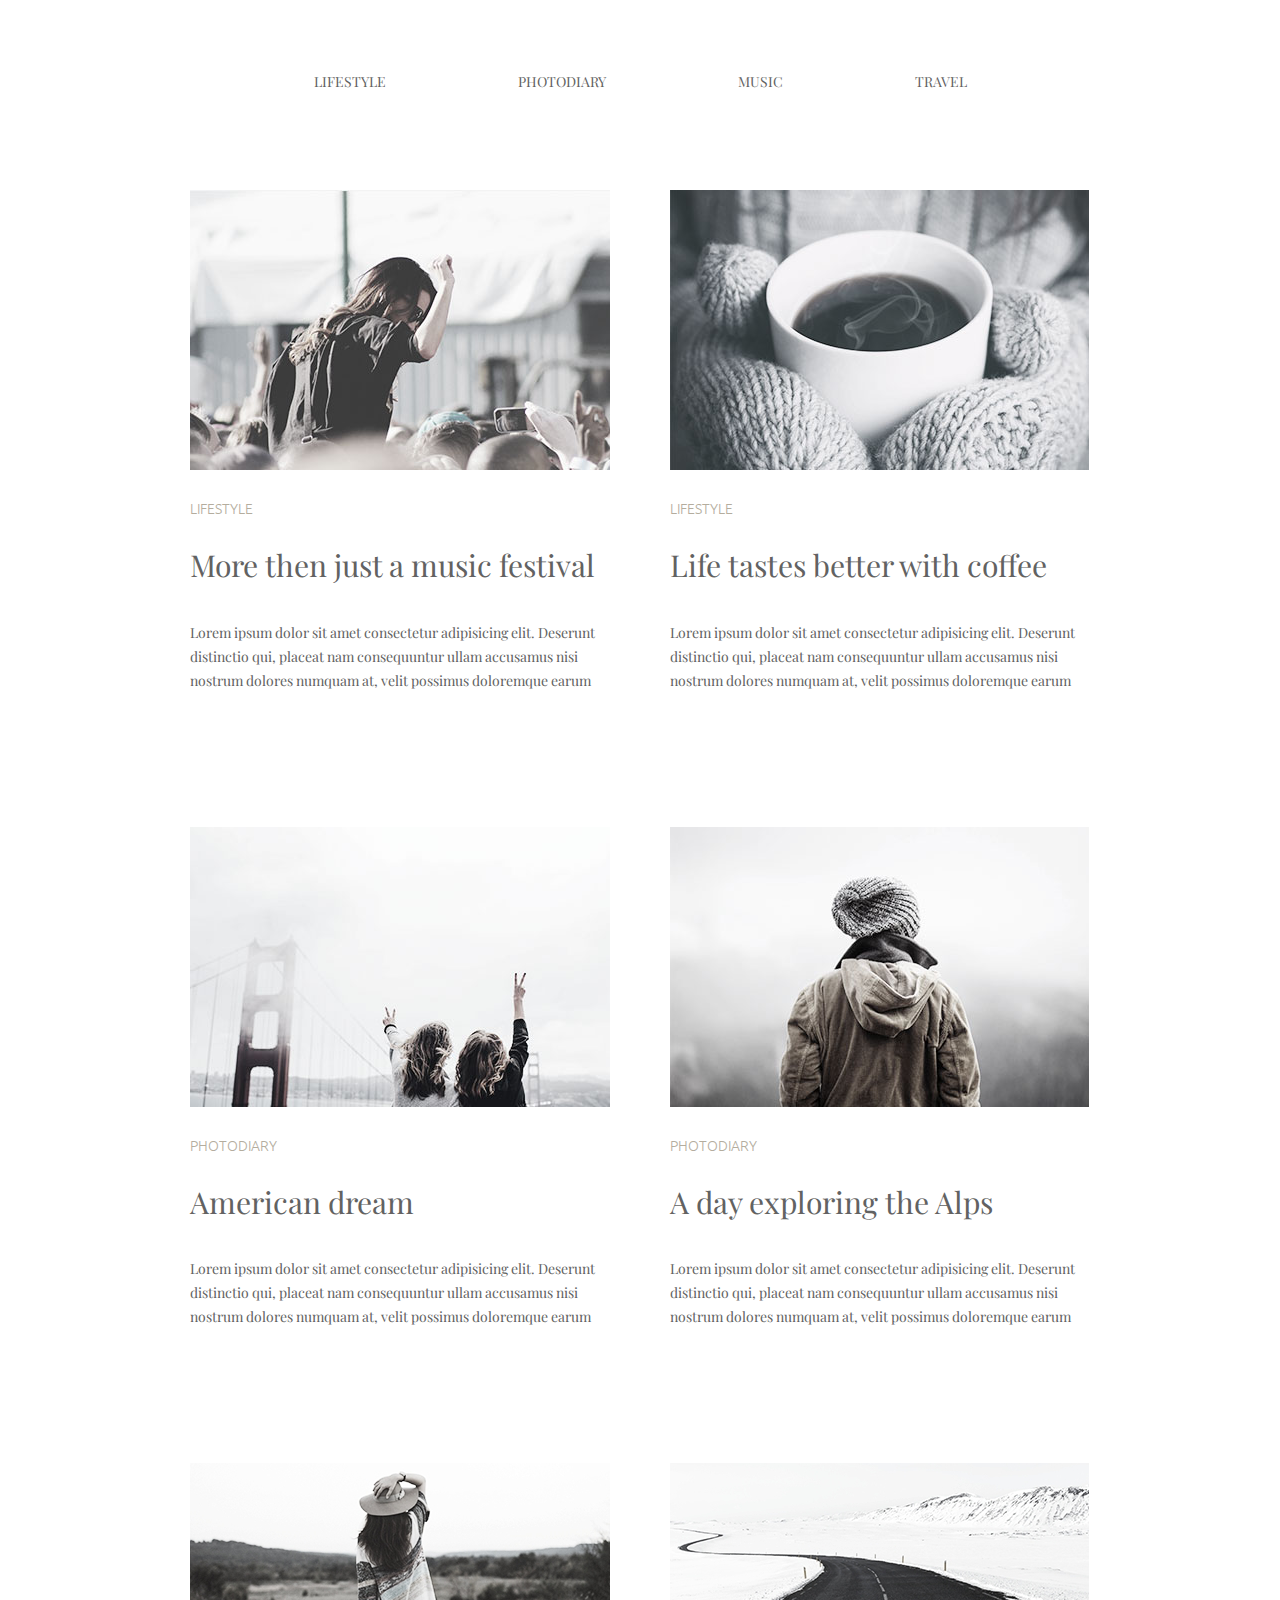
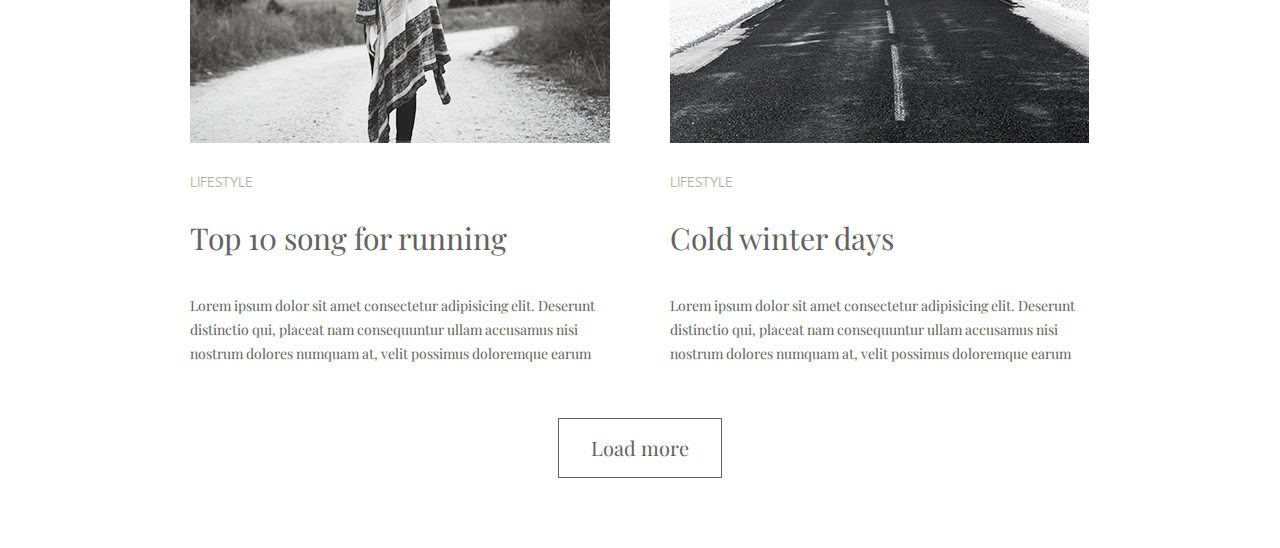
<file: index.html>
<!DOCTYPE html>
<html lang="en">
  <head>
    <meta charset="UTF-8" />
    <meta name="viewport" content="width=device-width, initial-scale=1.0" />
    <title>Homework-03</title>
    <link rel="stylesheet" href="css/normalize.css" />
    <link rel="stylesheet" href="css/styles.css" />
    <link
      rel="stylesheet"
      href="https://fonts.googleapis.com/css2?family=Playfair+Display&display=swap"
    />
    <link
      rel="stylesheet"
      href="https://fonts.googleapis.com/css2?family=Ubuntu:wght@300&display=swap"
    />
  </head>
  <body>
    <div class="container">
      <header>
        <nav class="container nav">
          <ul class="nav-list">
            <li><a href="#">lifestyle</a></li>
            <li><a href="#">photodiary</a></li>
            <li><a href="#">music</a></li>
            <li><a href="#">travel</a></li>
          </ul>
        </nav>
      </header>
      <main>
        <div class="box">
          <section class="section topic">
            <img
              src="img/img1.jpg"
              alt="girl on party"
              width="420"
              height="280"
            />
            <p class="ubuntu">lifestyle</p>
            <h2 class="name">More then just a music festival</h2>
            <p class="text">
              Lorem ipsum dolor sit amet consectetur adipisicing elit. Deserunt
              distinctio qui, placeat nam consequuntur ullam accusamus nisi
              nostrum dolores numquam at, velit possimus doloremque earum
            </p>
          </section>
          <section class="section topic">
            <img
              src="img/img2.jpg"
              alt="hot mug in mittens"
              width="419"
              height="280"
            />
            <p class="ubuntu">lifestyle</p>
            <h2 class="name">Life tastes better with coffee</h2>
            <p class="text">
              Lorem ipsum dolor sit amet consectetur adipisicing elit. Deserunt
              distinctio qui, placeat nam consequuntur ullam accusamus nisi
              nostrum dolores numquam at, velit possimus doloremque earum
            </p>
          </section>
          <section class="section topic">
            <img
              src="img/img3.jpg"
              alt="two girls and a bridge"
              width="420"
              height="280"
            />
            <p class="ubuntu">photodiary</p>
            <h2 class="name">American dream</h2>
            <p class="text">
              Lorem ipsum dolor sit amet consectetur adipisicing elit. Deserunt
              distinctio qui, placeat nam consequuntur ullam accusamus nisi
              nostrum dolores numquam at, velit possimus doloremque earum
            </p>
          </section>
          <section class="section topic">
            <img
              src="img/img4.jpg"
              alt="guy backs on the background"
              width="419"
              height="280"
            />
            <p class="ubuntu">photodiary</p>
            <h2 class="name">A day exploring the Alps</h2>
            <p class="text">
              Lorem ipsum dolor sit amet consectetur adipisicing elit. Deserunt
              distinctio qui, placeat nam consequuntur ullam accusamus nisi
              nostrum dolores numquam at, velit possimus doloremque earum
            </p>
          </section>
          <section class="section topic">
            <img
              src="img/img5.jpg"
              alt="hot mug in mittens"
              width="420"
              height="280"
            />
            <p class="ubuntu">lifestyle</p>
            <h2 class="name">Top 10 song for running</h2>
            <p class="text">
              Lorem ipsum dolor sit amet consectetur adipisicing elit. Deserunt
              distinctio qui, placeat nam consequuntur ullam accusamus nisi
              nostrum dolores numquam at, velit possimus doloremque earum
            </p>
          </section>
          <section class="section topic">
            <img
              src="img/img6.jpg"
              alt="hot mug in mittens"
              width="419"
              height="280"
            />
            <p class="ubuntu">lifestyle</p>
            <h2 class="name">Cold winter days</h2>
            <p class="text">
              Lorem ipsum dolor sit amet consectetur adipisicing elit. Deserunt
              distinctio qui, placeat nam consequuntur ullam accusamus nisi
              nostrum dolores numquam at, velit possimus doloremque earum
            </p>
          </section>
        </div>
        <button class="button" type="button">Load more</button>
      </main>
    </div>
  </body>
</html>
</file>
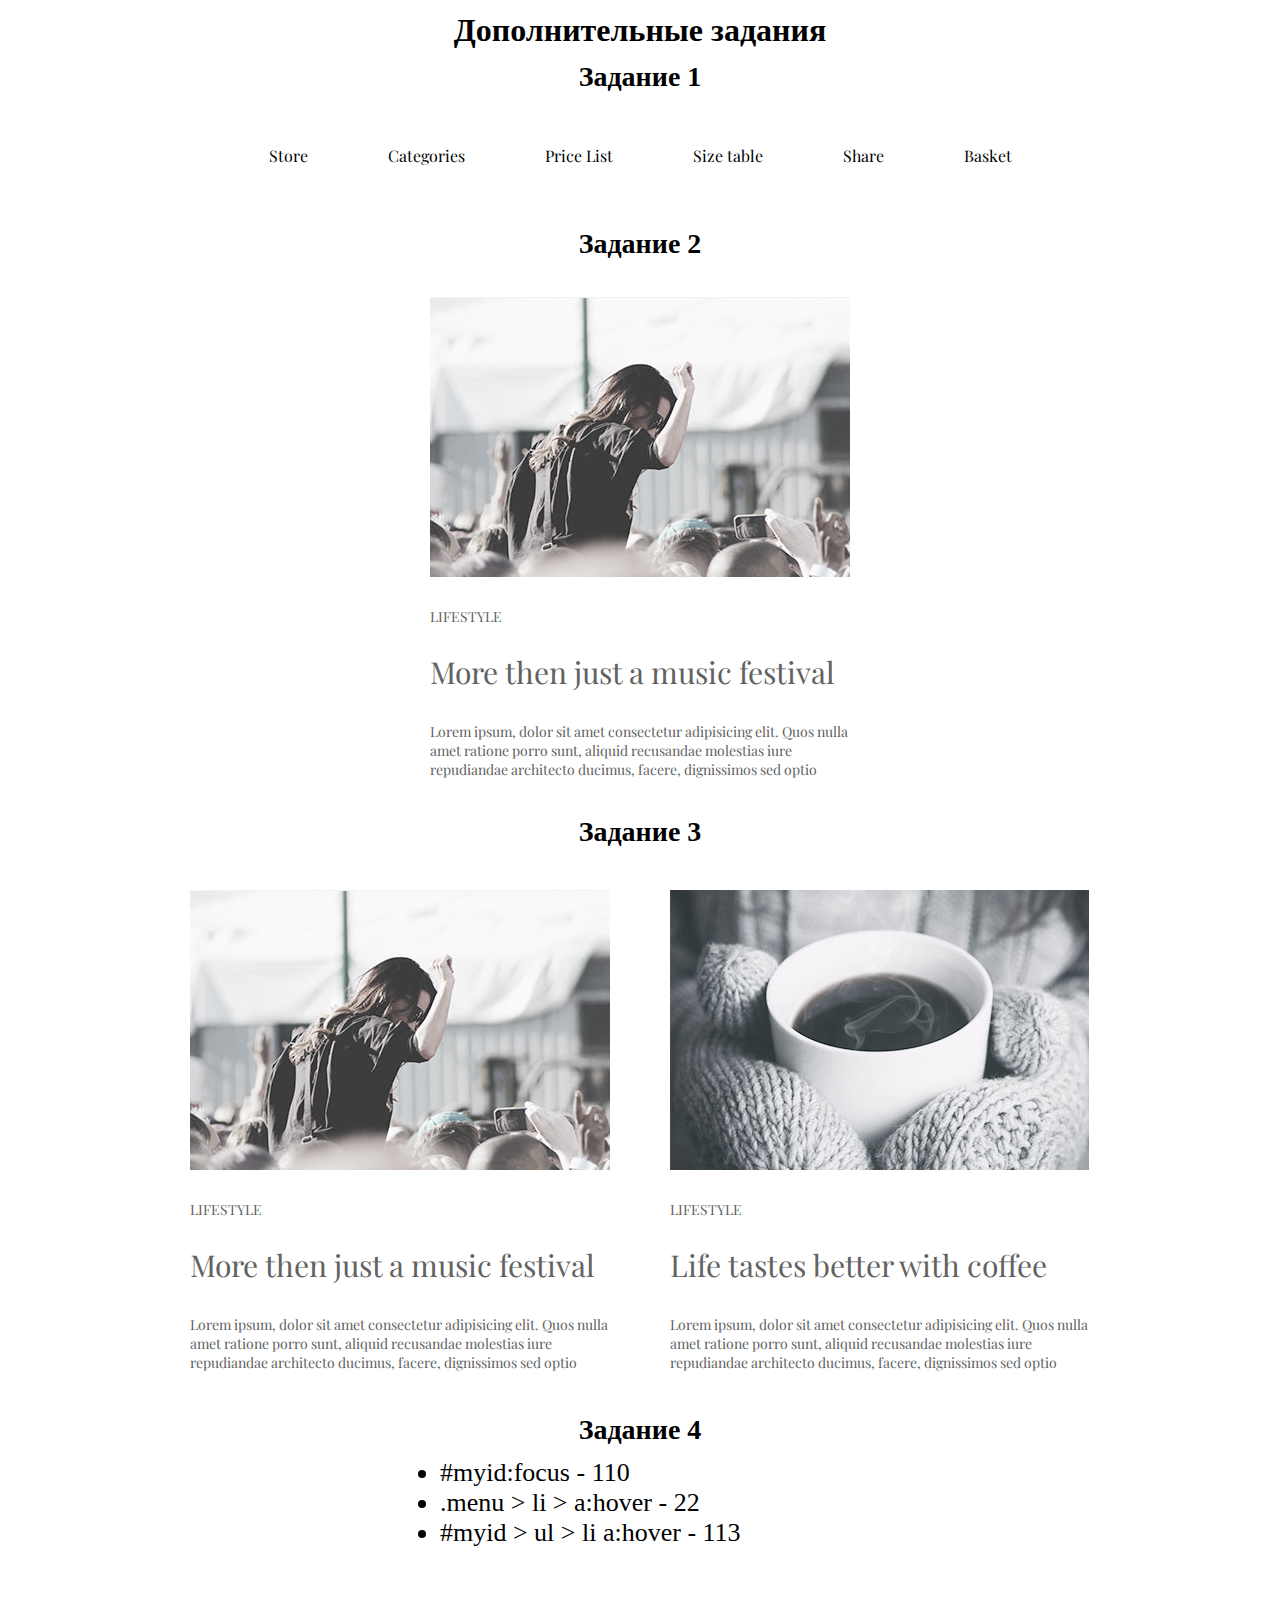
<file: addtasks/index.html>
<!DOCTYPE html>
<html lang="en">
  <head>
    <meta charset="UTF-8" />
    <meta name="viewport" content="width=device-width, initial-scale=1.0" />
    <link
      href="https://fonts.googleapis.com/css2?family=Playfair+Display&display=swap"
      rel="stylesheet"
    />
    <link rel="stylesheet" href="css/style.css" />
    <title>Additional tasks</title>
  </head>
  <body>
    <div class="tasklist">
      <h1>Дополнительные задания</h1>
      <h2 class="tasks">Задание 1</h2>
    </div>
    <nav class="nav">
      <ul class="nav list">
        <li>Store</li>
        <li>Categories</li>
        <li>Price List</li>
        <li>Size table</li>
        <li>Share</li>
        <li>Basket</li>
      </ul>
    </nav>
    <div class="tasklist">
      <h2 class="tasks">Задание 2</h2>
    </div>
    <div class="box">
      <section class="box section">
        <img
          class="picture"
          src="img/img1.jpg"
          alt="girl on party"
          width="420"
          height="280"
        />
        <p class="signature">lifestyle</p>
        <h2 class="name-section">More then just a music festival</h2>
        <p class="text-section">
          Lorem ipsum, dolor sit amet consectetur adipisicing elit. Quos nulla
          amet ratione porro sunt, aliquid recusandae molestias iure repudiandae
          architecto ducimus, facere, dignissimos sed optio
        </p>
      </section>
    </div>
    <div class="tasklist">
      <h2 class="tasks">Задание 3</h2>
    </div>
    <div class="conteiner">
      <section class="conteiner sections">
        <article class="conteiner sections article">
          <img
            class="pictures"
            src="img/img1.jpg"
            alt="girl on party"
            width="420"
            height="280"
          />
          <p class="signatures">lifestyle</p>
          <h2 class="name-article">More then just a music festival</h2>
          <p class="text-article">
            Lorem ipsum, dolor sit amet consectetur adipisicing elit. Quos nulla
            amet ratione porro sunt, aliquid recusandae molestias iure
            repudiandae architecto ducimus, facere, dignissimos sed optio
          </p>
        </article>
        <article class="conteiner section article">
          <img
            class="pictures"
            src="img/img2.jpg"
            alt="hot cap"
            width="419"
            height="280"
          />
          <p class="signatures">lifestyle</p>
          <h2 class="name-article">Life tastes better with coffee</h2>
          <p class="text-article">
            Lorem ipsum, dolor sit amet consectetur adipisicing elit. Quos nulla
            amet ratione porro sunt, aliquid recusandae molestias iure
            repudiandae architecto ducimus, facere, dignissimos sed optio
          </p>
        </article>
      </section>
    </div>
    <div class="tasklist">
      <h2 class="tasks">Задание 4</h2>
    </div>
    <div class="minibox">
      <ul class="list-select">
        <li>#myid:focus - 110</li>
        <li>.menu &gt; li &gt; a:hover - 22</li>
        <li>#myid &gt; ul &gt; li a:hover - 113</li>
      </ul>
    </div>
  </body>
</html>
</file>
<file: css/styles.css>
html {
  box-sizing: border-box;
}

*,
*::before,
*::after {
  box-sizing: inherit;
}

.container {
  width: 901px;
  font-family: "Playfair Display", serif;
  color: #626262;
  font-weight: 400;
  margin: 0 auto;
  font-size: 0;
}

img {
  display: block;
  max-width: 100%;
  height: auto;
}

/* HEADER */

.nav {
  padding-top: 70px;
  padding-bottom: 96px;
}

.nav-list {
  margin: 0;
  padding: 0;
  list-style-type: none;
  text-align: center;
}

.nav-list li {
  margin-right: 132px;
  display: inline-block;
}

.nav-list a {
  font-size: 14px;
  line-height: 24px;
  text-transform: uppercase;
  text-decoration: none;
  color: #626262;
}

.nav-list li:last-child {
  margin-right: 0;
}

.nav-list li :hover,
.nav-list li :focus {
  color: #03a9f4;
}

/* MAIN */

.box {
  margin: 0;
  font-size: 0;
}

.section.topic {
  display: inline-block;
  width: 420px;
}
.section.topic:not(:nth-last-child(-n + 2)) {
  margin-bottom: 134px;
}

.section.topic:nth-last-child(-n + 2) {
  margin-bottom: 52px;
}

.section.topic:not(:nth-child(2n)) {
  margin-right: 60px;
}

.ubuntu {
  margin-top: 30px;
  margin-bottom: 0;
  color: #b4ad9e;
  font-family: "Ubuntu", sans-serif;
  font-size: 14px;
  font-weight: 300;
  text-transform: uppercase;
}

.name {
  margin-top: 32px;
  margin-bottom: 0;
  font-size: 30px;
  font-weight: 400;
}

.text {
  margin-top: 38px;
  margin-bottom: 0;
  font-size: 14px;
  line-height: 24px;
}

.button {
  display: block;
  margin: 0 auto;
  margin-bottom: 70px;
  font-family: "Playfair Display", serif;
  color: #626262;
  font-weight: 400;
  font-size: 20px;
  line-height: 24px;
  border: 1px solid #626262;
  width: 164px;
  height: 60px;
  background-color: transparent;
  cursor: pointer;
}
</file>
<file: addtasks/css/style.css>
* {
  margin: 0;
  padding: 0;
}

.tasklist {
  width: 900px;
  margin: 0 auto;
  text-align: center;
}

.tasklist h1 {
  margin: 12px;
}

.tasks {
  margin: 12px;
  font-size: 28px;
}

/* Задание №1 */

.nav {
  margin: 0 auto;
  padding: 0;
  width: 900px;
  font-size: 0px;
}

.list {
  font-family: "Playfair Display", serif;
  padding-top: 40px;
  padding-bottom: 50px;
  text-align: center;
}

.nav.list li {
  display: inline-block;
  margin-right: 80px;
  font-size: 16px;
}

.nav.list li:last-child {
  margin-right: 0;
}

.nav.list li:hover {
  color: rgb(100, 33, 207);
  cursor: pointer;
}

/* Задание №2 */

.box {
  margin: 0 auto;
  width: 470px;
  font-family: "Playfair Display", serif;
  color: #626262;
}

.section {
  display: inline-block;
  margin: 25px;
  width: 420px;
}

.picture {
  display: block;
  max-width: 100%;
  height: auto;
}

.signature {
  margin-top: 30px;
  font-size: 14px;
  font-weight: 300;
  text-transform: uppercase;
}

.name-section {
  margin-top: 26px;
  font-size: 30px;
  font-weight: 400;
}

.text-section {
  margin-top: 30px;
  font-size: 14px;
  font-weight: 400;
}

/* Задание №3 */

.conteiner {
  margin: 0 auto;
  width: 960px;
  font-family: "Playfair Display", serif;
  color: #626262;
  font-size: 0;
}

.sections {
  display: inline-block;
  margin: 30px;
  width: 900px;
}

.article {
  margin: 0;
  margin-right: 60px;
  width: 420px;
}

.article:last-child {
  margin-right: 0px;
}

.pictures {
  display: block;
  max-width: 100%;
  height: auto;
}

.signatures {
  margin-top: 30px;
  font-size: 14px;
  font-weight: 300;
  text-transform: uppercase;
}

.name-article {
  margin-top: 26px;
  font-size: 30px;
  font-weight: 400;
}

.text-article {
  margin-top: 30px;
  font-size: 14px;
  font-weight: 400;
}

/* Задание №4 */

.minibox {
  margin: 0 auto;
  margin-bottom: 50px;
  width: 400px;
}

.list-select {
  text-align: left;
  font-size: 26px;
}
</file>
